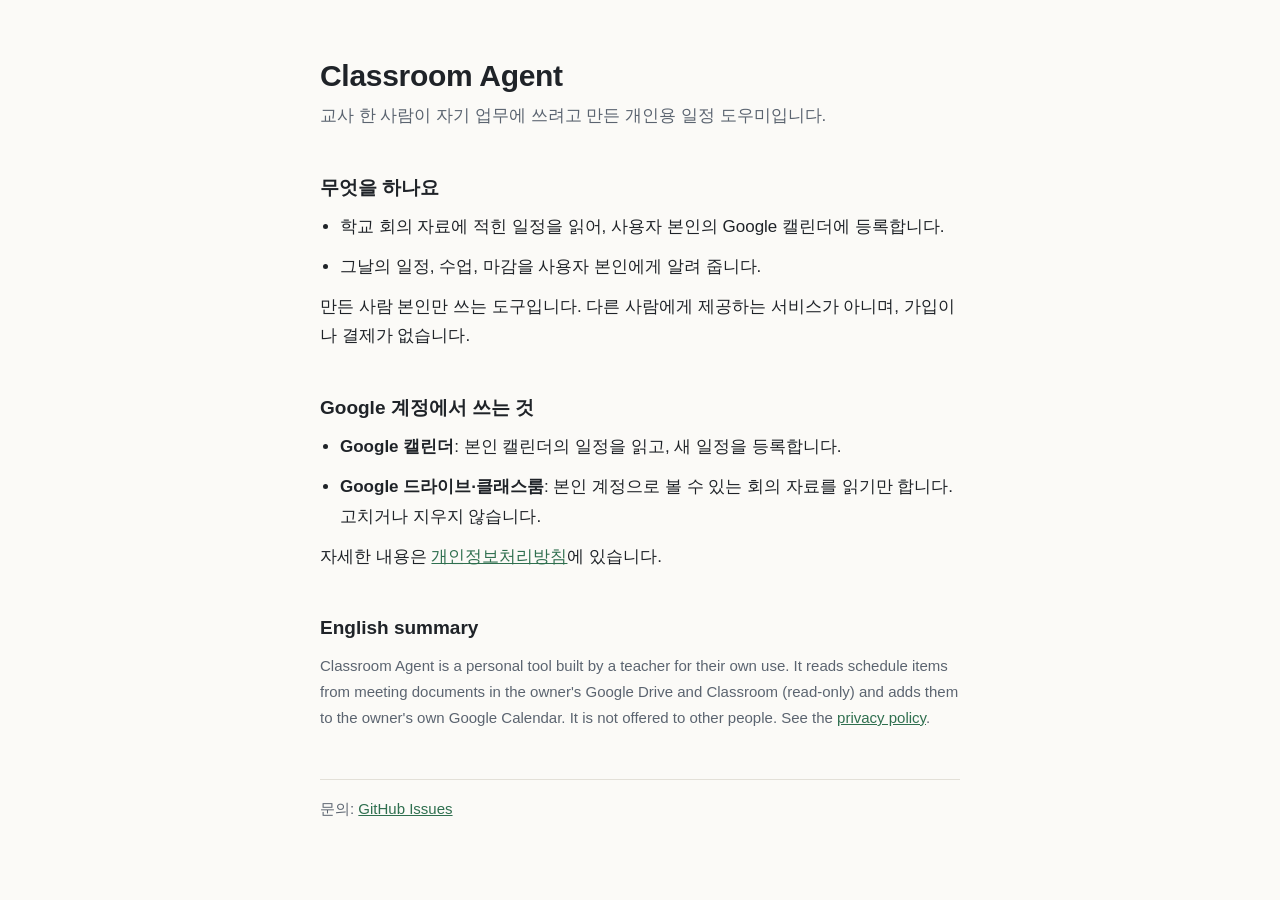
<file: index.html>
<!doctype html>
<html lang="ko">
<head>
<meta charset="utf-8">
<meta name="viewport" content="width=device-width, initial-scale=1">
<title>Classroom Agent</title>
<meta name="description" content="교사 한 사람이 자기 업무에 쓰는 개인용 일정 도우미">
<link rel="stylesheet" href="style.css">
</head>
<body>
<main>
<h1>Classroom Agent</h1>
<p class="lead">교사 한 사람이 자기 업무에 쓰려고 만든 개인용 일정 도우미입니다.</p>

<h2>무엇을 하나요</h2>
<ul>
<li>학교 회의 자료에 적힌 일정을 읽어, 사용자 본인의 Google 캘린더에 등록합니다.</li>
<li>그날의 일정, 수업, 마감을 사용자 본인에게 알려 줍니다.</li>
</ul>
<p>만든 사람 본인만 쓰는 도구입니다. 다른 사람에게 제공하는 서비스가 아니며, 가입이나 결제가 없습니다.</p>

<h2>Google 계정에서 쓰는 것</h2>
<ul>
<li><strong>Google 캘린더</strong>: 본인 캘린더의 일정을 읽고, 새 일정을 등록합니다.</li>
<li><strong>Google 드라이브·클래스룸</strong>: 본인 계정으로 볼 수 있는 회의 자료를 읽기만 합니다. 고치거나 지우지 않습니다.</li>
</ul>
<p>자세한 내용은 <a href="privacy.html">개인정보처리방침</a>에 있습니다.</p>

<h2>English summary</h2>
<p class="en">Classroom Agent is a personal tool built by a teacher for their own use. It reads schedule items from meeting documents in the owner's Google Drive and Classroom (read-only) and adds them to the owner's own Google Calendar. It is not offered to other people. See the <a href="privacy.html">privacy policy</a>.</p>

<footer>문의: <a href="https://github.com/tjdejdsla-star/classroom-agent-info/issues">GitHub Issues</a></footer>
</main>
</body>
</html>
</file>
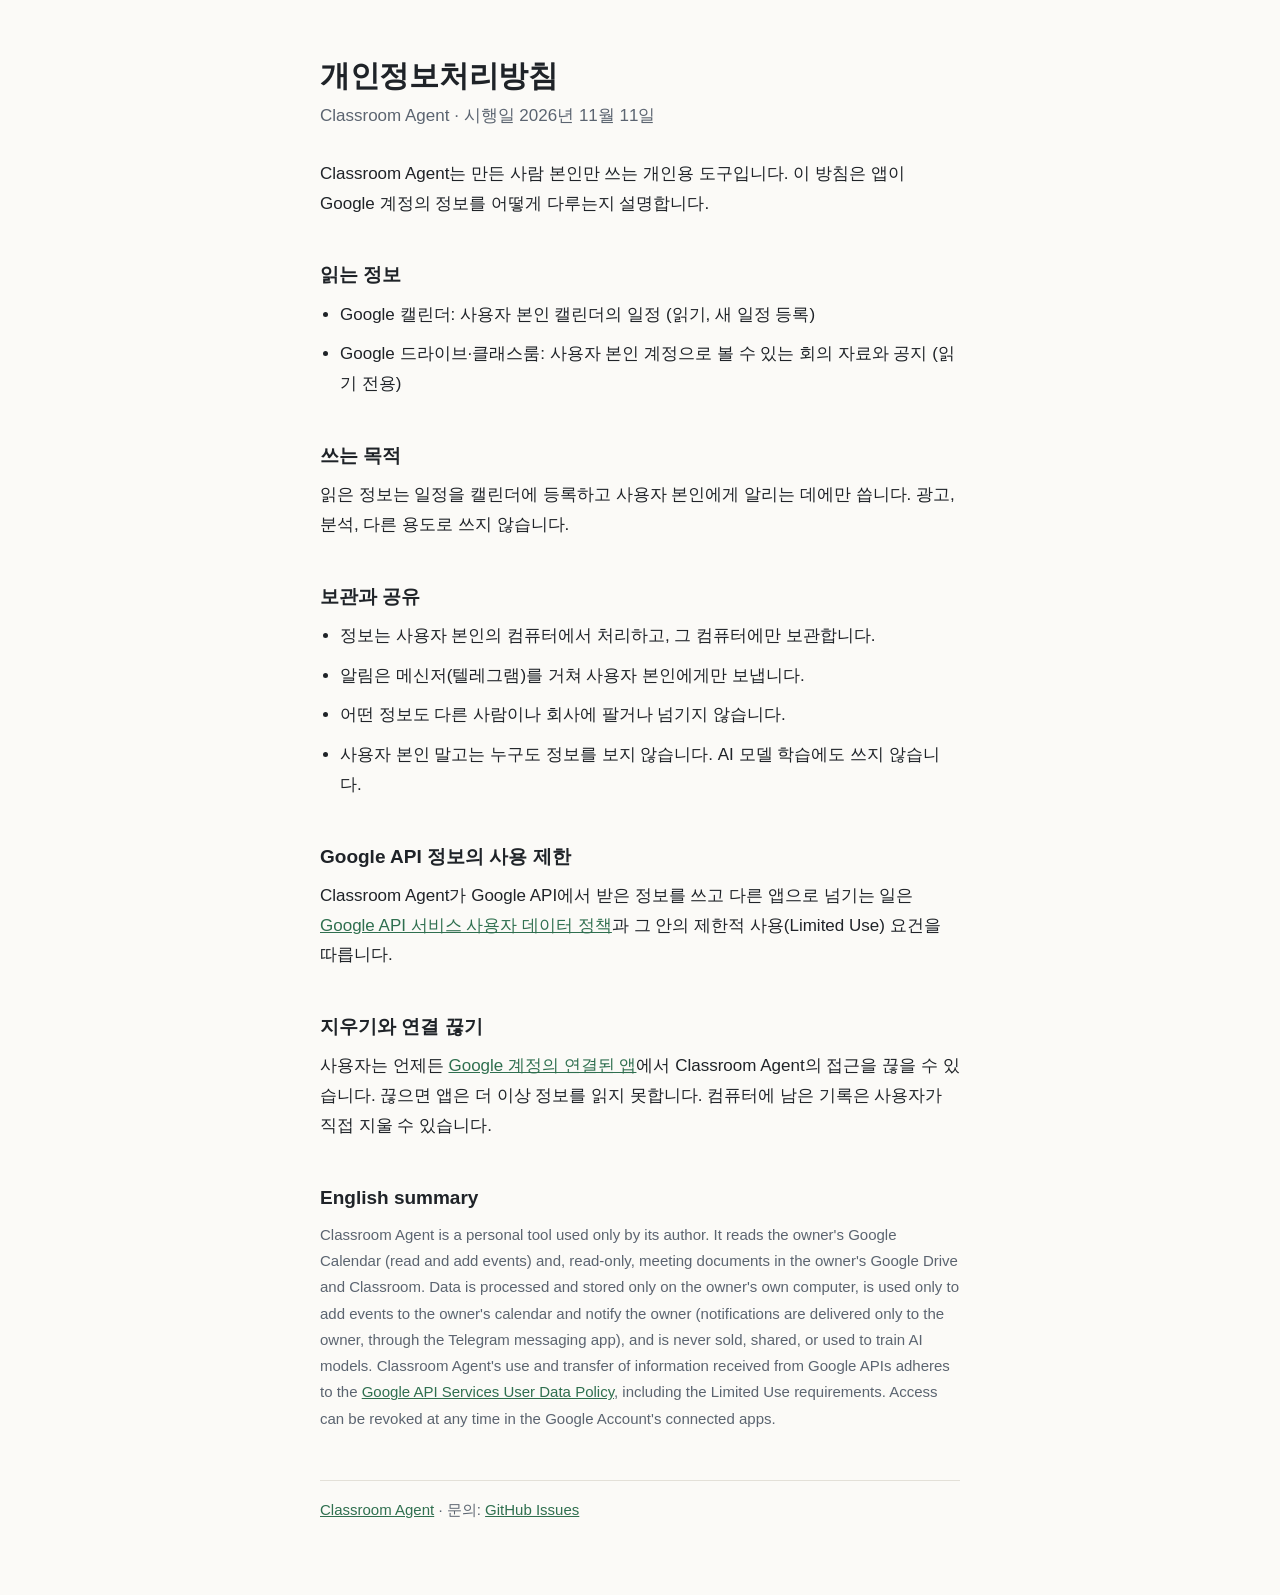
<file: privacy.html>
<!doctype html>
<html lang="ko">
<head>
<meta charset="utf-8">
<meta name="viewport" content="width=device-width, initial-scale=1">
<title>개인정보처리방침 · Classroom Agent</title>
<link rel="stylesheet" href="style.css">
</head>
<body>
<main>
<h1>개인정보처리방침</h1>
<p class="lead">Classroom Agent · 시행일 2026년 11월 11일</p>

<p>Classroom Agent는 만든 사람 본인만 쓰는 개인용 도구입니다. 이 방침은 앱이 Google 계정의 정보를 어떻게 다루는지 설명합니다.</p>

<h2>읽는 정보</h2>
<ul>
<li>Google 캘린더: 사용자 본인 캘린더의 일정 (읽기, 새 일정 등록)</li>
<li>Google 드라이브·클래스룸: 사용자 본인 계정으로 볼 수 있는 회의 자료와 공지 (읽기 전용)</li>
</ul>

<h2>쓰는 목적</h2>
<p>읽은 정보는 일정을 캘린더에 등록하고 사용자 본인에게 알리는 데에만 씁니다. 광고, 분석, 다른 용도로 쓰지 않습니다.</p>

<h2>보관과 공유</h2>
<ul>
<li>정보는 사용자 본인의 컴퓨터에서 처리하고, 그 컴퓨터에만 보관합니다.</li>
<li>알림은 메신저(텔레그램)를 거쳐 사용자 본인에게만 보냅니다.</li>
<li>어떤 정보도 다른 사람이나 회사에 팔거나 넘기지 않습니다.</li>
<li>사용자 본인 말고는 누구도 정보를 보지 않습니다. AI 모델 학습에도 쓰지 않습니다.</li>
</ul>

<h2>Google API 정보의 사용 제한</h2>
<p>Classroom Agent가 Google API에서 받은 정보를 쓰고 다른 앱으로 넘기는 일은 <a href="https://developers.google.com/terms/api-services-user-data-policy">Google API 서비스 사용자 데이터 정책</a>과 그 안의 제한적 사용(Limited Use) 요건을 따릅니다.</p>

<h2>지우기와 연결 끊기</h2>
<p>사용자는 언제든 <a href="https://myaccount.google.com/connections">Google 계정의 연결된 앱</a>에서 Classroom Agent의 접근을 끊을 수 있습니다. 끊으면 앱은 더 이상 정보를 읽지 못합니다. 컴퓨터에 남은 기록은 사용자가 직접 지울 수 있습니다.</p>

<h2>English summary</h2>
<p class="en">Classroom Agent is a personal tool used only by its author. It reads the owner's Google Calendar (read and add events) and, read-only, meeting documents in the owner's Google Drive and Classroom. Data is processed and stored only on the owner's own computer, is used only to add events to the owner's calendar and notify the owner (notifications are delivered only to the owner, through the Telegram messaging app), and is never sold, shared, or used to train AI models. Classroom Agent's use and transfer of information received from Google APIs adheres to the <a href="https://developers.google.com/terms/api-services-user-data-policy">Google API Services User Data Policy</a>, including the Limited Use requirements. Access can be revoked at any time in the Google Account's connected apps.</p>

<footer><a href="index.html">Classroom Agent</a> · 문의: <a href="https://github.com/tjdejdsla-star/classroom-agent-info/issues">GitHub Issues</a></footer>
</main>
</body>
</html>
</file>
<file: style.css>
:root { --bg: #fbfaf7; --ink: #1f2328; --soft: #5b6470; --line: #e3e0d8; --accent: #2f6f4f; }
@media (prefers-color-scheme: dark) { :root { --bg: #16181b; --ink: #e8e6e1; --soft: #a2a8b0; --line: #2c3036; --accent: #8fd0ae; } }
* { box-sizing: border-box; }
body { margin: 0; background: var(--bg); color: var(--ink); font: 17px/1.75 -apple-system, "Apple SD Gothic Neo", "Noto Sans KR", "Malgun Gothic", sans-serif; }
main { max-width: 680px; margin: 0 auto; padding: 56px 20px 72px; }
h1 { font-size: 30px; line-height: 1.3; margin: 0 0 6px; letter-spacing: -0.01em; }
h2 { font-size: 19px; margin: 40px 0 8px; }
p, li { margin: 0 0 10px; }
ul { padding-left: 20px; margin: 0 0 10px; }
.lead { color: var(--soft); margin-bottom: 28px; }
.en { color: var(--soft); font-size: 15px; }
a { color: var(--accent); }
footer { margin-top: 48px; padding-top: 16px; border-top: 1px solid var(--line); color: var(--soft); font-size: 15px; }
</file>
